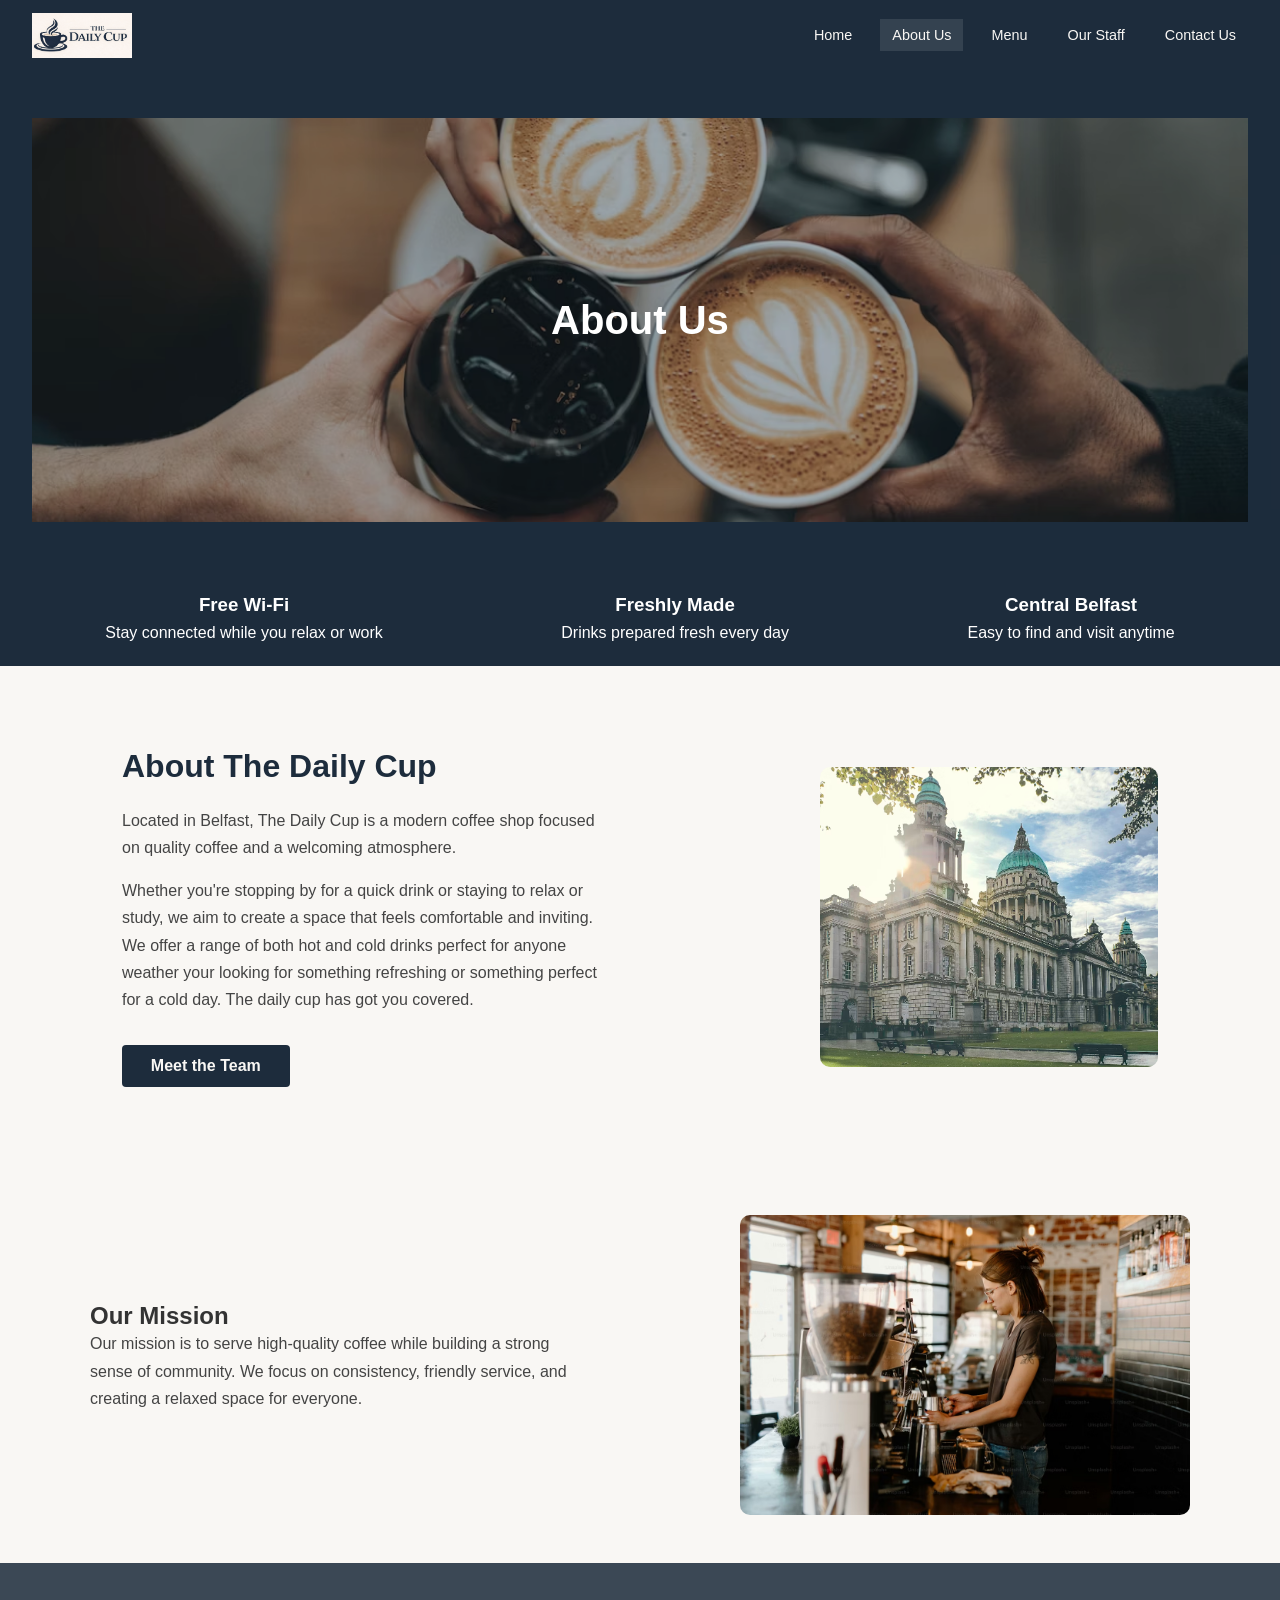
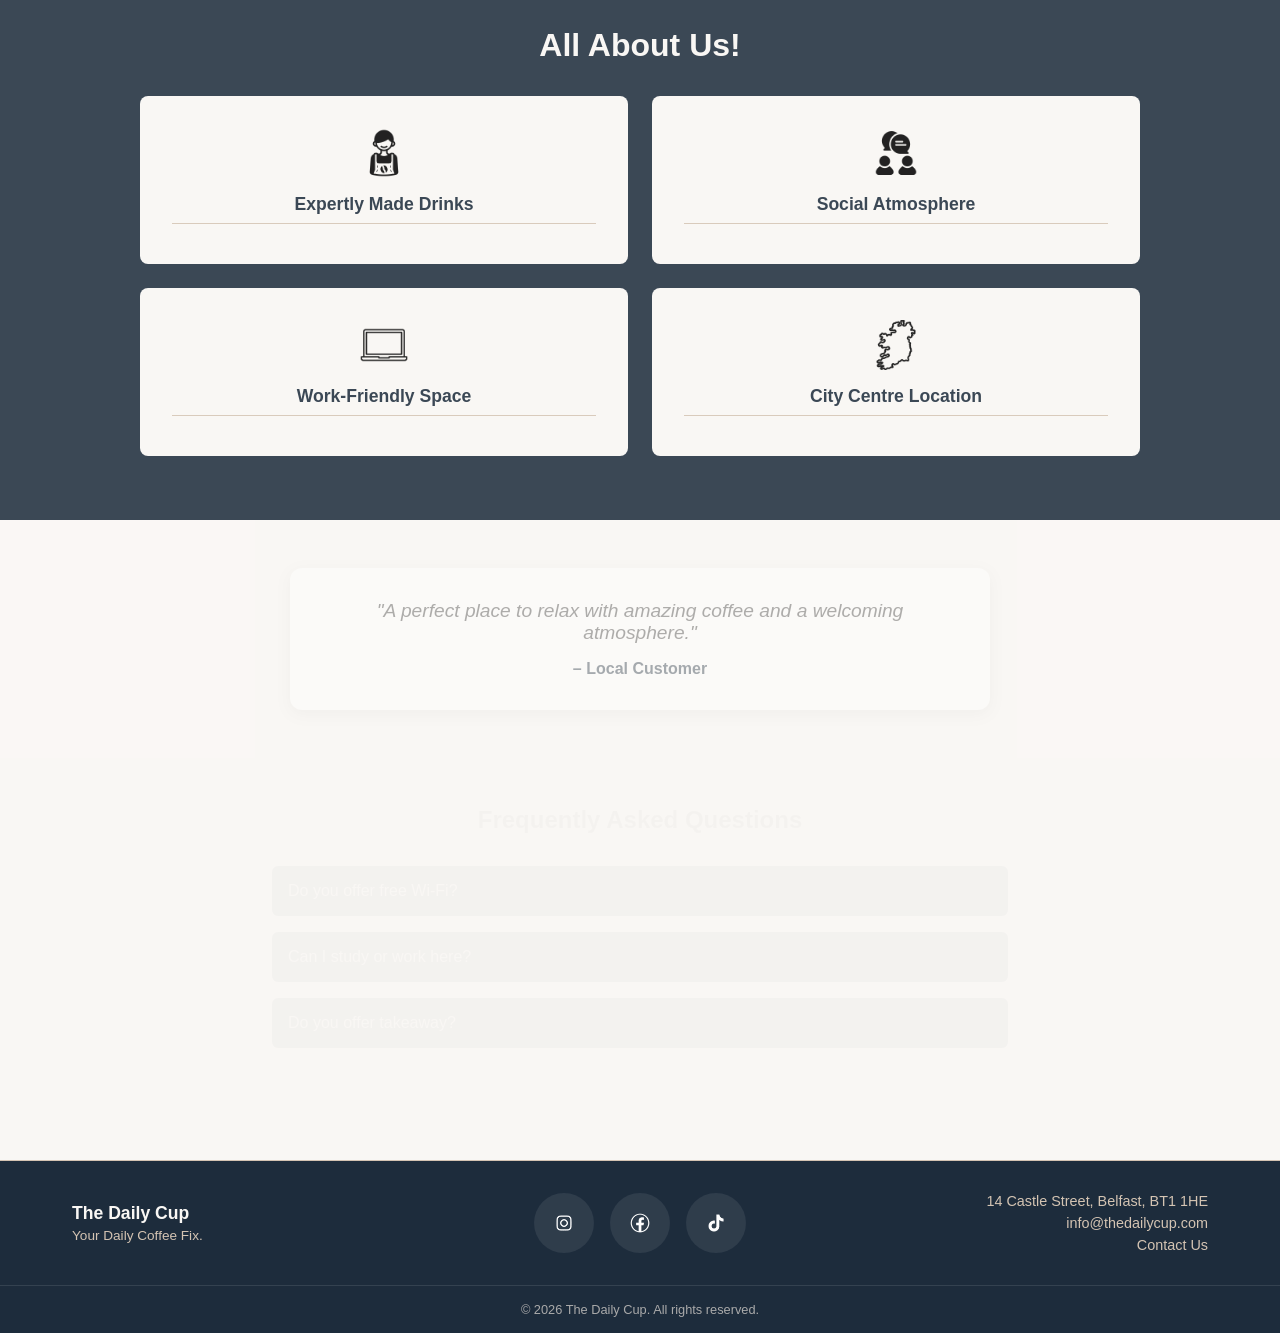
<file: about.html>
<!DOCTYPE html>
<html lang="en">
<head>
    <meta charset="UTF-8">
    <meta name="viewport" content="width=device-width, initial-scale=1.0">
    <title>The Daily Cup - About Us</title>

    <link rel="icon" href="assets/favicon.png">
    <link rel="stylesheet" href="css/styles.css">
    <link rel="stylesheet" href="css/home.css">
    <link rel="stylesheet" href="css/about.css">
</head>

<body class="home-page">

<!-- NAVBAR -->
<header class="navbar">
    <div class="navbar-inner">
        <a href="index.html" class="navbar-logo">
            <img src="assets/logo.png" class="logo-img">
        </a>

        <button class="hamburger" id="hamburger">
            <span></span><span></span><span></span>
        </button>

        <nav class="nav-links" id="nav-links">
            <a href="index.html" class="nav-link">Home</a>
            <a href="about.html" class="nav-link active">About Us</a>
            <a href="menu.html" class="nav-link">Menu</a>
            <a href="staff.html" class="nav-link">Our Staff</a>
            <a href="contact.html" class="nav-link">Contact Us</a>
        </nav>
    </div>
</header>


<!-- BANNER -->
<section class="banner">
    <img src="assets/coffee.jpg" class="banner-img">
    <div class="banner-overlay">
        <h1 class="about-title">About Us</h1>
    </div>
</section>


<main>
    <section class="feature-strip">

    <div class="feature">
        <h3>Free Wi-Fi</h3>
        <p>Stay connected while you relax or work</p>
    </div>

    <div class="feature">
        <h3>Freshly Made</h3>
        <p>Drinks prepared fresh every day</p>
    </div>

    <div class="feature">
        <h3>Central Belfast</h3>
        <p>Easy to find and visit anytime</p>
    </div>

</section>

<!-- ABOUT -->
<section class="welcome">
    <div class="welcome-text">
        <h1>About The Daily Cup</h1>
        <p>
            Located in Belfast, The Daily Cup is a modern coffee shop focused on quality coffee and a welcoming atmosphere.
        </p>
        <p>
            Whether you're stopping by for a quick drink or staying to relax or study, we aim to create a space that feels comfortable and inviting. We offer a range of both hot and cold drinks perfect for anyone weather your looking for something refreshing or something perfect for a cold day. The daily cup has got you covered.
        </p>

        <a href="staff.html" class="btn">Meet the Team</a>
    </div>

    <div class="welcome-img">
        <img src="assets/belfast.jpg" alt="Belfast">
    </div>
</section>


<!-- MISSION -->
<section class="app-section">
    <div class="app-inner">

        <div class="app-text">
            <h2>Our Mission</h2>
            <p>
                Our mission is to serve high-quality coffee while building a strong sense of community.
                We focus on consistency, friendly service, and creating a relaxed space for everyone.
            </p>
        </div>

        <div class="app-img">
            <img src="assets/worker.jpg" alt="Barista">
        </div>

    </div>
</section>
<section class="why-section">
    <h2>All About Us!</h2>

    <div class="why-grid">

        <div class="why-card">
            <img src="assets/barista.png" class="why-icon">
            <h3>Expertly Made Drinks</h3>
            <p>Our baristas take pride in preparing every drink with care and attention to detail.</p>
        </div>

        <div class="why-card">
            <img src="assets/conversation.png" class="why-icon">
            <h3>Social Atmosphere</h3>
            <p>A great place to meet friends, chat, and enjoy a relaxed environment.</p>
        </div>

        <div class="why-card">
            <img src="assets/laptop.png" class="why-icon">
            <h3>Work-Friendly Space</h3>
            <p>Perfect for studying or working with a calm setting and free Wi-Fi.</p>
        </div>

        <div class="why-card">
            <img src="assets/map.png" class="why-icon">
            <h3>City Centre Location</h3>
            <p>Based in Belfast, making it easy to stop by throughout your day.</p>
        </div>

    </div>
</section>
    </div>
</section>

</main>

<section class="testimonial">
    <div class="testimonial-box">
        <p>
            "A perfect place to relax with amazing coffee and a welcoming atmosphere."
        </p>
        <h4>– Local Customer</h4>
    </div>
</section>

<section class="faq">
    <h2>Frequently Asked Questions</h2>

    <div class="faq-item">
        <button class="faq-question">Do you offer free Wi-Fi?</button>
        <div class="faq-answer">
            <p>Yes, we provide free Wi-Fi for all customers.</p>
        </div>
    </div>

    <div class="faq-item">
        <button class="faq-question">Can I study or work here?</button>
        <div class="faq-answer">
            <p>Of course! Our space is designed to be comfortable for both studying and working.</p>
        </div>
    </div>

    <div class="faq-item">
        <button class="faq-question">Do you offer takeaway?</button>
        <div class="faq-answer">
            <p>Yes, all our drinks are available for takeaway.</p>
        </div>
    </div>

</section>


<!-- FOOTER -->
<footer class="footer">
    <div class="footer-inner">
        <div class="footer-brand">
            <p class="footer-logo-text">The Daily Cup</p>
            <p class="footer-tagline">Your Daily Coffee Fix.</p>
        </div>

        <div class="footer-socials">
            <a href="https://www.instagram.com/" class="social-icon" target="_blank">
                <img src="./assets/instagram.png" alt="Instagram">
            </a>
            <a href="https://www.facebook.com/" class="social-icon" target="_blank">
                <img src="./assets/facebook.png" alt="Facebook">
            </a>
            <a href="https://www.tiktok.com/" class="social-icon" target="_blank">
                <img src="./assets/tiktok.png" alt="TikTok">
            </a>
        </div>

        <div class="footer-contact">
            <address class="footer-address">14 Castle Street, Belfast, BT1 1HE</address>
            <a href="mailto:info@thedailycup.com" class="footer-email">info@thedailycup.com</a>
            <a href="contact.html" class="footer-contact-link">Contact Us</a>
        </div>
    </div>

    <div class="footer-bottom">
        <p>&copy; <span id="year"></span> The Daily Cup. All rights reserved.</p>
    </div>
</footer>

<script src="js/jquery.js"></script>
<script src="js/about.js"></script>
<script src="js/about.js"></script>

</body>
</html>
</file>
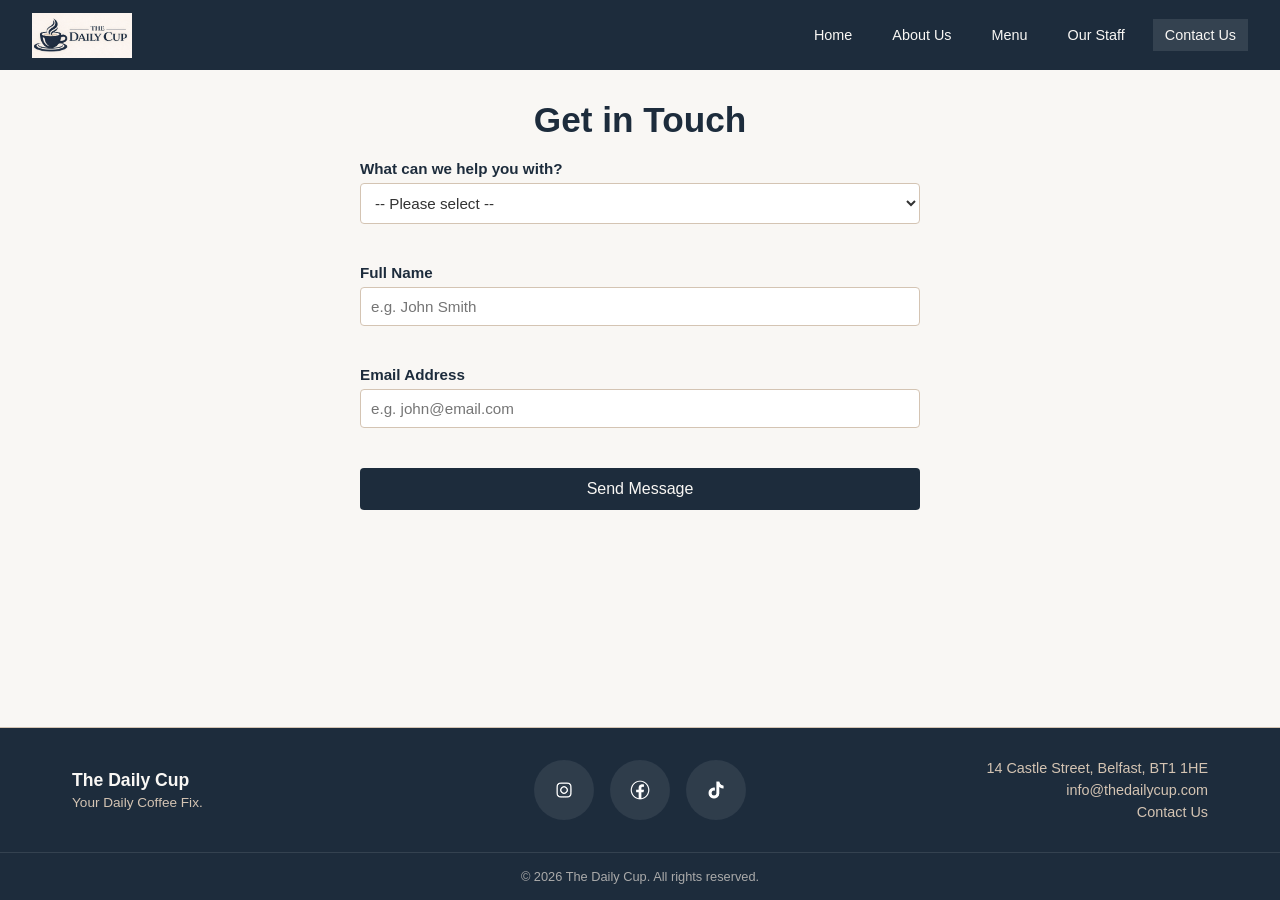
<file: contact.html>
<!DOCTYPE html>
<html lang="en">
<head>
    <meta charset="UTF-8">
    <meta name="viewport" content="width=device-width, initial-scale=1.0">
    <meta name="description" content="Get in touch with The Daily Cup — reservations, events, feedback, or just a hello.">
    <title>The Daily Cup - Contact Us</title>
    <link rel="icon" href="assets/favicon.png" type="image/png">
    <link rel="stylesheet" href="css/styles.css">
    <link rel="stylesheet" href="css/contact.css">
</head>
<body>

    <!-- Top navigation bar -->
    <header class="navbar">
        <div class="navbar-inner">
            <a href="index.html" class="navbar-logo">
                <img src="assets/logo.png" alt="The Daily Cup logo" class="logo-img">
            </a>
            <button class="hamburger" id="hamburger" aria-label="Open menu" aria-expanded="false">
                <span></span><span></span><span></span>
            </button>
            <nav class="nav-links" id="nav-links">
                <a href="index.html" class="nav-link">Home</a>
                <a href="about.html" class="nav-link">About Us</a>
                <a href="menu.html" class="nav-link">Menu</a>
                <a href="staff.html" class="nav-link">Our Staff</a>
                <a href="contact.html" class="nav-link active">Contact Us</a>
            </nav>
        </div>
    </header>

    <main>
        <h1 class="page-title">Get in Touch</h1>

        <form id="contact-form" novalidate>

            <!-- What kind of message it is -->
            <div class="form-group">
                <label for="enquiry-type">What can we help you with?</label>
                <select id="enquiry-type" name="enquiry-type" aria-required="true">
                    <option value="">-- Please select --</option>
                    <option value="general">General Enquiry</option>
                    <option value="reservation">Table Reservation</option>
                    <option value="event">Event Booking</option>
                    <option value="feedback">Feedback</option>
                </select>
                <span class="error" id="enquiry-type-error" aria-live="polite"></span>
            </div>

            <!-- Name and email are always shown -->
            <div id="shared-fields">

                <div class="form-group">
                    <label for="name">Full Name</label>
                    <input type="text" id="name" name="name"
                        placeholder="e.g. John Smith"
                        aria-required="true"
                        aria-describedby="name-error">
                    <span class="error" id="name-error" aria-live="polite"></span>
                </div>

                <div class="form-group">
                    <label for="email">Email Address</label>
                    <input type="email" id="email" name="email"
                        placeholder="e.g. john@email.com"
                        aria-required="true"
                        aria-describedby="email-error">
                    <span class="error" id="email-error" aria-live="polite"></span>
                </div>

            </div>

            <!-- General enquiry shown when "General Enquiry" is selected -->
            <div id="general-fields" class="conditional-fields">

                <div class="form-group">
                    <label for="subject">Subject</label>
                    <input type="text" id="subject" name="subject"
                        placeholder="e.g. Opening hours query"
                        aria-describedby="subject-error">
                    <span class="error" id="subject-error" aria-live="polite"></span>
                </div>

                <div class="form-group">
                    <label for="general-message">Message</label>
                    <textarea id="general-message" name="general-message"
                        rows="5"
                        placeholder="Type your message here..."
                        aria-describedby="general-message-error"></textarea>
                    <span class="error" id="general-message-error" aria-live="polite"></span>
                </div>

            </div>

            <!-- Table reservation shown when "Table Reservation" is selected -->
            <div id="reservation-fields" class="conditional-fields">

                <div class="form-group">
                    <label for="phone">Phone Number</label>
                    <input type="tel" id="phone" name="phone"
                        placeholder="e.g. 07700900000"
                        aria-describedby="phone-error">
                    <span class="error" id="phone-error" aria-live="polite"></span>
                </div>

                <div class="form-group">
                    <label for="date">Date</label>
                    <input type="date" id="date" name="date"
                        aria-describedby="date-error">
                    <span class="error" id="date-error" aria-live="polite"></span>
                </div>

                <div class="form-group">
                    <label for="time">Time</label>
                    <input type="time" id="time" name="time"
                        aria-describedby="time-error">
                    <span class="error" id="time-error" aria-live="polite"></span>
                </div>

                <div class="form-group">
                    <label for="guests">Number of Guests</label>
                    <input type="number" id="guests" name="guests"
                        min="1" max="10"
                        placeholder="e.g. 2"
                        aria-describedby="guests-error">
                    <span class="error" id="guests-error" aria-live="polite"></span>
                </div>

            </div>

            <!-- Event booking shown when "Event Booking" is selected -->
            <div id="event-fields" class="conditional-fields">

                <div class="form-group">
                    <label for="event-phone">Phone Number</label>
                    <input type="tel" id="event-phone" name="event-phone"
                        placeholder="e.g. 07700900000"
                        aria-describedby="event-phone-error">
                    <span class="error" id="event-phone-error" aria-live="polite"></span>
                </div>

                <div class="form-group">
                    <label for="event-type">Type of Event</label>
                    <select id="event-type" name="event-type"
                        aria-describedby="event-type-error">
                        <option value="">-- Please select --</option>
                        <option value="birthday">Birthday</option>
                        <option value="corporate">Corporate</option>
                        <option value="private">Private Party</option>
                        <option value="other">Other</option>
                    </select>
                    <span class="error" id="event-type-error" aria-live="polite"></span>
                </div>

                <div class="form-group">
                    <label for="event-date">Date</label>
                    <input type="date" id="event-date" name="event-date"
                        aria-describedby="event-date-error">
                    <span class="error" id="event-date-error" aria-live="polite"></span>
                </div>

                <div class="form-group">
                    <label for="event-message">Additional Details</label>
                    <textarea id="event-message" name="event-message"
                        rows="5"
                        placeholder="Tell us more about your event..."
                        aria-describedby="event-message-error"></textarea>
                    <span class="error" id="event-message-error" aria-live="polite"></span>
                </div>

            </div>

            <!-- Feedback shown when "Feedback" is selected -->
            <div id="feedback-fields" class="conditional-fields">

                <div class="form-group">
                    <label>Rating</label>
                    <div class="star-rating" role="group" aria-label="Star rating">
                        <input type="radio" id="star5" name="rating" value="5">
                        <label for="star5">★</label>
                        <input type="radio" id="star4" name="rating" value="4">
                        <label for="star4">★</label>
                        <input type="radio" id="star3" name="rating" value="3">
                        <label for="star3">★</label>
                        <input type="radio" id="star2" name="rating" value="2">
                        <label for="star2">★</label>
                        <input type="radio" id="star1" name="rating" value="1">
                        <label for="star1">★</label>
                    </div>
                    <span class="error" id="rating-error" aria-live="polite"></span>
                </div>

                <div class="form-group">
                    <label for="feedback-message">Your Feedback</label>
                    <textarea id="feedback-message" name="feedback-message"
                        rows="5"
                        placeholder="Tell us about your experience..."
                        aria-describedby="feedback-message-error"></textarea>
                    <span class="error" id="feedback-message-error" aria-live="polite"></span>
                </div>

            </div>

            <!-- Send -->
            <div class="form-group">
                <button type="submit" id="submit-btn">Send Message</button>
            </div>

            <!-- Shown after successful submission -->
            <div id="success-message">
                <p>Thank you! Your message has been sent. We'll be in touch soon.</p>
            </div>

        </form>
    </main>

    <!-- Footer -->
<footer class="footer">
    <div class="footer-inner">
        <div class="footer-brand">
            <p class="footer-logo-text">The Daily Cup</p>
            <p class="footer-tagline">Your Daily Coffee Fix.</p>
        </div>

        <div class="footer-socials">
            <a href="https://www.instagram.com/" class="social-icon" target="_blank">
                <img src="./assets/instagram.png" alt="Visit our Instagram">
            </a>
            <a href="https://www.facebook.com/" class="social-icon" target="_blank">
                <img src="./assets/facebook.png" alt="Visit our Facebook">
            </a>
            <a href="https://www.tiktok.com/" class="social-icon" target="_blank">
                <img src="./assets/tiktok.png" alt="Visit our TikTok">
            </a>
        </div>

        <div class="footer-contact">
            <address class="footer-address">14 Castle Street, Belfast, BT1 1HE</address>
            <a href="mailto:info@thedailycup.com" class="footer-email">info@thedailycup.com</a>
            <a href="contact.html" class="footer-contact-link">Contact Us</a>
        </div>
    </div>

    <div class="footer-bottom">
        <p>&copy; <span id="year"></span> The Daily Cup. All rights reserved.</p>
    </div>
</footer>

    <script src="js/jquery.js"></script>
    <script src="js/contact.js"></script>
</body>
</html>
</file>
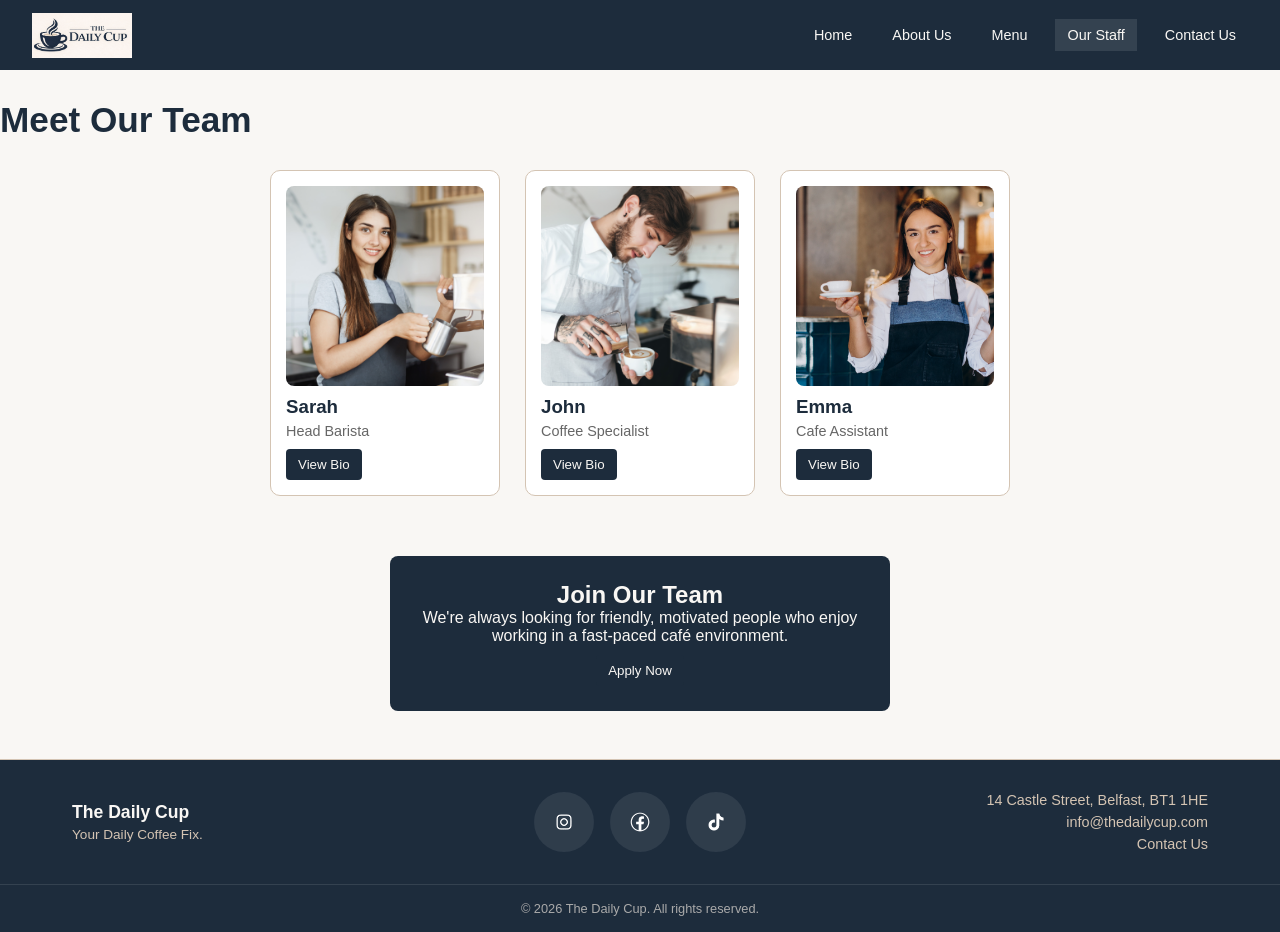
<file: staff.html>
<!DOCTYPE html>
<html lang="en">
<head>
    <!-- Basic page metadata -->
    <meta charset="UTF-8"> <!-- Character encoding -->
    <meta name="viewport" content="width=device-width, initial-scale=1.0"> <!-- Responsive design -->
    <meta name="description" content="Meet the team behind The Daily Cup - our friendly and experienced staff who make your coffee experience special.">

    <!-- Page title -->
    <title>The Daily Cup - Our Staff</title>

    <!-- Favicon -->
    <link rel="icon" href="assets/favicon.png" type="image/png">

    <!-- Stylesheets -->
    <link rel="stylesheet" href="css/styles.css"> <!-- Global styles -->
    <link rel="stylesheet" href="css/staff.css"> <!-- Staff page-specific styles -->
</head>

<body>

<!-- ================= NAVBAR ================= -->
<header class="navbar">
    <div class="navbar-inner">

        <!-- Logo linking to homepage -->
        <a href="index.html" class="navbar-logo">
            <img src="assets/logo.png" alt="The Daily Cup logo" class="logo-img">
        </a>

        <!-- Hamburger menu button (for mobile navigation) -->
        <button class="hamburger" id="hamburger"
            aria-label="Open menu"
            aria-expanded="false">
            <span></span><span></span><span></span>
        </button>

        <!-- Navigation links -->
        <nav class="nav-links" id="nav-links">
            <a href="index.html" class="nav-link">Home</a>
            <a href="about.html" class="nav-link">About Us</a>
            <a href="menu.html" class="nav-link">Menu</a>
            <a href="staff.html" class="nav-link active">Our Staff</a> <!-- Active page -->
            <a href="contact.html" class="nav-link">Contact Us</a>
        </nav>
    </div>
</header>

<main>

<!-- ================= PAGE TITLE ================= -->
<h1 class="title">Meet Our Team</h1>

<!-- ================= STAFF SECTION ================= -->
<section class="staff-container">

    <!-- ===== STAFF MEMBER 1 ===== -->
    <div class="staff-card">
        <img src="assets/staff1.jpg" alt="Sarah - Head Barista"> <!-- Staff image -->
        <h3>Sarah</h3> <!-- Name -->
        <p class="role">Head Barista</p> <!-- Job title -->

        <!-- Button toggles visibility of bio -->
        <button class="bio-btn" aria-expanded="false" aria-controls="bio1">View Bio</button>

        <!-- Hidden/expandable bio -->
        <p class="bio" id="bio1">
            Sarah leads our coffee team and brings over 5 years of experience.
            She specialises in latte art and is passionate about creating the perfect cup every time.
        </p>
    </div>

    <!-- ===== STAFF MEMBER 2 ===== -->
    <div class="staff-card">
        <img src="assets/staff2.jpg" alt="John - Coffee Specialist">
        <h3>John</h3>
        <p class="role">Coffee Specialist</p>

        <button class="bio-btn" aria-expanded="false" aria-controls="bio2">View Bio</button>

        <p class="bio" id="bio2">
            John focuses on sourcing and brewing high-quality beans.
            He enjoys experimenting with different brewing methods to bring out unique flavours.
        </p>
    </div>

    <!-- ===== STAFF MEMBER 3 ===== -->
    <div class="staff-card">
        <img src="assets/staff3.jpg" alt="Emma - Cafe Assistant">
        <h3>Emma</h3>
        <p class="role">Cafe Assistant</p>

        <button class="bio-btn" aria-expanded="false" aria-controls="bio3">View Bio</button>

        <p class="bio" id="bio3">
            Emma helps keep everything running smoothly, from serving customers
            to maintaining a warm and welcoming atmosphere.
        </p>
    </div>

</section>

<!-- ================= HIRING SECTION ================= -->
<section class="hiring">
    <h2>Join Our Team</h2>

    <!-- Recruitment message -->
    <p>
        We're always looking for friendly, motivated people who enjoy working in a fast-paced café environment.
    </p>

    <!-- Apply button (likely triggers JS interaction) -->
    <button id="apply-btn">Apply Now</button>

    <!-- Hidden or dynamically shown message -->
    <p id="apply-message">Send your CV to: jobs@dailycup.com</p>
</section>

</main>

<!-- ================= FOOTER ================= -->
<footer class="footer">
    <div class="footer-inner">

        <!-- Branding -->
        <div class="footer-brand">
            <p class="footer-logo-text">The Daily Cup</p>
            <p class="footer-tagline">Your Daily Coffee Fix.</p>
        </div>

        <!-- Social media links -->
        <div class="footer-socials">
            <a href="https://www.instagram.com/" class="social-icon" target="_blank">
                <img src="./assets/instagram.png" alt="Instagram">
            </a>
            <a href="https://www.facebook.com/" class="social-icon" target="_blank">
                <img src="./assets/facebook.png" alt="Facebook">
            </a>
            <a href="https://www.tiktok.com/" class="social-icon" target="_blank">
                <img src="./assets/tiktok.png" alt="TikTok">
            </a>
        </div>

        <!-- Contact information -->
        <div class="footer-contact">
            <address class="footer-address">14 Castle Street, Belfast, BT1 1HE</address>
            <a href="mailto:info@thedailycup.com" class="footer-email">info@thedailycup.com</a>
            <a href="contact.html" class="footer-contact-link">Contact Us</a>
        </div>
    </div>

    <!-- Bottom copyright section -->
    <div class="footer-bottom">
        <p>&copy; <span id="year"></span> The Daily Cup. All rights reserved.</p>
    </div>
</footer>

<!-- ================= JAVASCRIPT ================= -->
<script src="js/jquery.js"></script> <!-- jQuery library -->
<script src="js/staff.js"></script> <!-- Staff page interactivity (bio toggle, etc.) -->

</body>
</html>
</file>
<file: css/styles.css>
/* Reset styles */
* {
  margin: 0;
  padding: 0;
  box-sizing: border-box;
}

/* Body styles */
body {
  font-family: Arial, sans-serif;
  background-color: #F9F7F4;
  color: #333333;
  padding-top: 70px;
}

/* Images */
img {
  max-width: 100%;
  display: block;
}

/* Links */
a {
  text-decoration: none;
  color: inherit;
}

/* Navbar */
.navbar {
  background-color: #1D2C3C;
  position: fixed;
  top: 0;
  left: 0;
  right: 0;
  z-index: 100;
}

/* Navbar layout */
.navbar-inner {
  width: 100%;
  padding: 0 2rem;
  display: flex;
  align-items: center;
  height: 70px;
}

/* Logo */
.logo-img {
  height: 45px;
}

/* Nav links */
.nav-links {
  display: flex;
  gap: 1rem;
  margin-left: auto;
}

/* Nav link style */
.nav-link {
  color: #F9F7F4;
  font-size: 0.9rem;
  padding: 0.5rem 0.75rem;
}

/* Nav hover and active */
.nav-link:hover,
.nav-link.active {
  background-color: rgba(255, 255, 255, 0.1);
}

/* Hamburger menu */
.hamburger {
  display: none;
  flex-direction: column;
  gap: 5px;
  background: none;
  border: none;
  cursor: pointer;
}

/* Hamburger lines */
.hamburger span {
  width: 24px;
  height: 2px;
  background: #F9F7F4;
}

/* BUTTON */
.btn {
  display: inline-block;
  margin-top: 1.5rem;
  padding: 0.75rem 1.8rem;
  background-color: #1D2C3C;
  color: #F9F7F4;
  text-decoration: none;
  border-radius: 4px;
  font-weight: 600;
  transition: background-color 0.3s ease;
}

.btn:hover {
  background-color: #2a3f57;
}

/* Footer */
.footer {
  background-color: #1D2C3C;
  border-top: 1px solid #D4C4B3;
  margin-top: 3rem;
}

/* Footer layout */
.footer-inner {
  max-width: 1200px;
  margin: 0 auto;
  padding: 2rem;
  display: grid;
  grid-template-columns: 1fr auto 1fr;
  align-items: center;
  gap: 2rem;
}

/* Footer brand */
.footer-logo-text {
  font-size: 1.1rem;
  font-weight: bold;
  color: #F9F7F4;
}

/* Footer tagline */
.footer-tagline {
  font-size: 0.85rem;
  color: #D4C4B3;
  margin-top: 4px;
}

/* Socials container */
.footer-socials {
  display: flex;
  gap: 1rem;
  align-items: center;
  justify-content: center;
}

/* Social icon box */
.social-icon {
  width: 60px;
  height: 60px;
  border-radius: 50%;
  background-color: rgba(255, 255, 255, 0.08);
  display: flex;
  align-items: center;
  justify-content: center;
}

/* Social icon image */
.social-icon img {
  width: 34px;
  height: 34px;
  filter: brightness(0) invert(1);
}

/* Contact section */
.footer-contact {
  display: flex;
  flex-direction: column;
  gap: 6px;
  text-align: right;
  justify-self: end;
}

/* Address */
.footer-address {
  font-style: normal;
  font-size: 0.9rem;
  color: #D4C4B3;
  margin: 0;
}

/* Contact links */
.footer-email,
.footer-contact-link {
  color: #D4C4B3;
  font-size: 0.9rem;
}

/* Footer bottom bar */
.footer-bottom {
  text-align: center;
  padding: 1rem;
  font-size: 0.8rem;
  color: #aaa;
  border-top: 1px solid rgba(255, 255, 255, 0.1);
}

/* Mobile styles */
@media (max-width: 768px) {

  /* Show hamburger */
  .hamburger {
    display: flex;
    margin-left: auto;
  }

  /* Mobile nav dropdown */
  .nav-links {
    display: none;
    flex-direction: column;
    position: absolute;
    top: 70px;
    left: 0;
    right: 0;
    background-color: #1D2C3C;
    padding: 1rem 2rem;
  }

  /* Open mobile menu */
  .nav-links.open {
    display: flex;
  }

  /* Mobile nav links */
  .nav-link {
    padding: 0.6rem 0;
    width: 100%;
  }

  /* Footer mobile layout */
  .footer-inner {
    grid-template-columns: 1fr;
    align-items: center;
    text-align: center;
  }

  /* Center contact on mobile */
  .footer-contact {
    text-align: center;
    justify-self: center;
  }
}
</file>
<file: css/home.css>
/* Banner */

.banner {
  position: relative;
  height: 500px;
  overflow: hidden;
  background-color: #1D2C3C;
}

.banner-img {
  width: 100%;
  height: 100%;
  object-fit: cover;
}

.banner-overlay {
  position: absolute;
  top: 0;
  left: 0;
  right: 0;
  bottom: 0;
  background: rgba(29, 44, 60, 0.3);
  display: flex;
  align-items: center;
  justify-content: center;
}

.banner-slogan-img {
  width: 90%;
  max-width: 500px;
}

/* Welcome area */

.welcome {
  max-width: 1200px;
  margin: 0 auto;
  padding: 5rem 2rem;
  display: grid;
  grid-template-columns: 1fr 1fr;
  gap: 4rem;
  align-items: center;
}

.welcome-text {
  padding-right: 1rem;
}

.welcome-text h1 {
  font-size: 2rem;
  color: #1D2C3C;
  margin-bottom: 1.2rem;
  line-height: 1.3;
}

.welcome-text p {
  color: #666666;
  line-height: 1.9;
  font-size: 1rem;
}

.welcome-img img {
  width: 100%;
  height: 360px;
  object-fit: cover;
  border-radius: 8px;
  transition: transform 0.3s ease;
}

.welcome-img img:hover {
  transform: scale(1.02);
}

/* Why Choose Us */

.why-section {
  background-color: #1D2C3C;
  padding: 4rem 2rem;
  text-align: center;
}

.why-section h2 {
  font-size: 2rem;
  color: #F9F7F4;
  margin-bottom: 2.5rem;
}

.why-grid {
  max-width: 1000px;
  margin: 0 auto;
  display: grid;
  grid-template-columns: 1fr 1fr;
  gap: 1.5rem;
}

/* Why Cards */
.why-card {
  position: relative;
  margin-top: 0;
  background-color: #F9F7F4;
  border-radius: 8px;
  padding: 2rem;
  text-align: center;
  transition: transform 0.2s ease;
}

.why-card:hover {
  transform: translateY(-4px);
}

.why-icon {
  width: 60px;
  height: 60px;
  margin: 0 auto 1rem;
  display: block;
  object-fit: contain;
}

.why-card h3 {
  font-size: 1.1rem;
  color: #1D2C3C;
  margin-bottom: 0.5rem;
  border-bottom: 1px solid #D4C4B3;
  padding-bottom: 0.5rem;
}

.why-card p {
  color: #666666;
  font-size: 0.95rem;
  line-height: 1.6;
}

/* hide card description by default, revealed on click */
.why-card p {
    display: none;
}

.why-card.open p {
    display: block;
}

/* show a pointer that the card is clickable */
.why-card {
    cursor: pointer;
}

/* Opening Hours */

.hours-section {
  background: #F9F7F4;
  padding: 40px 20px;
  text-align: center;
}

.hours-section h2 {
  color: #1D2C3C;
  margin-bottom: 20px;
}

/* Hours box */
.hours-card {
  background: white;
  padding: 20px;
  margin: 0 auto 20px;
  max-width: 600px;
  border: 1px solid #D4C4B3;
  text-align: left;
}

/* Each day row */
.day {
  display: flex;
  justify-content: space-between;
  padding: 8px 0;
  border-bottom: 1px solid #eee;
  color: #1D2C3C;
}

/* Info box */
.hours-side {
  background: #1D2C3C;
  color: #F9F7F4;
  padding: 20px;
  max-width: 600px;
  margin: 0 auto 20px;
}

.hours-side ul {
  list-style: none;
  padding: 0;
  margin: 0;
}

.hours-side li {
  margin-bottom: 8px;
}

/* Mobile Responsive */

@media (max-width: 768px) {
  .banner {
    height: 320px;
  }

  .welcome {
    grid-template-columns: 1fr;
    padding: 2rem 1.5rem;
  }

  .welcome-text {
    padding-right: 0;
  }

  .why-grid {
    grid-template-columns: 1fr;
  }
}
</file>
<file: css/about.css>
/* ABOUT PAGE STYLING */

/* Banner text */
.about-title {
  color: white;
  font-size: 2.5rem;
  font-weight: bold;
}

/* Section Spacing*/
section {
  padding: 3rem 2rem;
}

/* Welcome + Mission Layout */
.welcome,
.app-inner {
  display: flex;
  align-items: center;
  justify-content: space-between;
  gap: 3rem;
  max-width: 1100px;
  margin: 0 auto;
}

/* Stack on mobile */
@media (max-width: 768px) {
  .welcome,
  .app-inner {
    flex-direction: column;
    text-align: center;
  }
}

/* Text*/
.welcome-text,
.app-text {
  max-width: 500px;
}

.welcome-text p,
.app-text p {
  margin-bottom: 1rem;
  line-height: 1.7;
  color: #444;
}

/* Images(Fixes Size + Cropping)  */
.welcome-img img,
.app-img img {
  width: 100%;
  max-width: 450px;
  height: 300px;
  object-fit: cover;
  border-radius: 10px;
  display: block;
}

/* Center images */
.welcome-img,
.app-img {
  display: flex;
  justify-content: center;
}

/* Hover effect */
.welcome-img img:hover,
.app-img img:hover {
  transform: scale(1.03);
  transition: 0.3s;
}

/* Button*/
.btn {
  margin-top: 1rem;
  display: inline-block;
}

/*  Feature Strip  */
.feature-strip {
  display: flex;
  justify-content: space-around;
  background: #1D2C3C;
  color: white;
  padding: 1.5rem 1rem;
  text-align: center;
}

.feature h3 {
  margin-bottom: 0.5rem;
}

/* Why section  */
.why-section h2 {
  text-align: center;
  margin-bottom: 2rem;
}

/* Icon styling */
.why-icon {
  width: 50px;
  height: 50px;
  object-fit: contain;
  margin-bottom: 1rem;
}

/* Icon hover */
.why-card:hover .why-icon {
  transform: scale(1.1);
  transition: 0.3s;
}


/* Gallery */
.gallery {
  text-align: center;
}

.gallery-grid {
  display: grid;
  grid-template-columns: repeat(3, 1fr);
  gap: 1rem;
  margin-top: 2rem;
}

.gallery-grid img {
  width: 100%;
  height: 200px;
  object-fit: cover;
  border-radius: 10px;
}

/* ===== TESTIMONIAL ===== */
.testimonial {
  background: #F9F7F4;
  display: flex;
  justify-content: center;
}

.testimonial-box {
  max-width: 700px;
  text-align: center;
  background: white;
  padding: 2rem;
  border-radius: 12px;
  box-shadow: 0 4px 15px rgba(0,0,0,0.08);
}

.testimonial p {
  font-size: 1.2rem;
  font-style: italic;
  color: #333;
}

.testimonial h4 {
  margin-top: 1rem;
  color: #1D2C3C;
}

/* ===== FAQ ===== */
.faq {
  max-width: 800px;
  margin: 0 auto;
}

.faq h2 {
  text-align: center;
  margin-bottom: 2rem;
}

.faq-item {
  margin-bottom: 1rem;
}

.faq-question {
  width: 100%;
  text-align: left;
  padding: 1rem;
  background: #1D2C3C;
  color: white;
  border: none;
  cursor: pointer;
  font-size: 1rem;
  border-radius: 6px;
}

.faq-question:hover {
  background: #C49A6C;
}

.faq-answer {
  display: none;
  padding: 1rem;
  background: #f9f7f4;
  border-radius: 6px;
  margin-top: 5px;
}
</file>
<file: css/contact.css>
/* Push content below the fixed navbar, and stretch page to full height */
body {
    padding-top: 70px;
    display: flex;
    flex-direction: column;
    min-height: 100vh;
}

/* Page heading */
.page-title {
    text-align: center;
    color: #1D2C3C;
    margin: 30px 0 20px;
    font-size: 2.2rem;
}

/* The form itself */
#contact-form {
    max-width: 600px;
    margin: 0 auto;
    padding: 0 20px 60px;
}

/* Each label */
.form-group {
    margin-bottom: 20px;
    display: flex;
    flex-direction: column;
}

/* Labels */
.form-group label {
    color: #1D2C3C;
    font-size: 0.95rem;
    font-weight: bold;
    margin-bottom: 6px;
}

/* All text inputs */
.form-group input,
.form-group select,
.form-group textarea {
    padding: 10px;
    border: 1px solid #D4C4B3;
    border-radius: 4px;
    font-size: 0.95rem;
    font-family: Arial, sans-serif;
    background-color: white;
    color: #333;
    transition: border-color 0.2s ease;
}

/* Highlight the active field */
.form-group input:focus,
.form-group select:focus,
.form-group textarea:focus {
    outline: none;
    border-color: #1D2C3C;
}

/* Red border when something's wrong */
.form-group input.error-field,
.form-group select.error-field,
.form-group textarea.error-field {
    border-color: red;
}

/* Inline error text beneath a field */
.error {
    color: red;
    font-size: 0.8rem;
    margin-top: 4px;
    min-height: 16px;
}

/* Extra fields are hidden until the right enquiry type is picked */
.conditional-fields {
    display: none;
}

/* Star rating */
.star-rating {
    display: flex;
    flex-direction: row-reverse;
    justify-content: flex-end;
    gap: 4px;
    margin-top: 6px;
}

/* Hide the actual radio inputs */
.star-rating input {
    display: none;
}

.star-rating label {
    font-size: 2rem;
    color: #D4C4B3;
    cursor: pointer;
    font-weight: normal;
    transition: color 0.2s ease;
}

/* Light up selected star and everything before it */
.star-rating input:checked ~ label,
.star-rating label:hover,
.star-rating label:hover ~ label {
    color: #f5a623;
}

/* Submit button */
#submit-btn {
    width: 100%;
    padding: 12px;
    background-color: #1D2C3C;
    color: #F9F7F4;
    border: none;
    border-radius: 4px;
    font-size: 1rem;
    cursor: pointer;
    transition: background-color 0.3s ease;
}

#submit-btn:hover {
    background-color: #2a3f57;
}

/* Confirmation banner after sending */
#success-message {
    display: none;
    background-color: #1D2C3C;
    color: #F9F7F4;
    padding: 15px;
    border-radius: 4px;
    text-align: center;
    margin-top: 20px;
}

main {
    flex: 1;
}

/* Tighten the padding a little on smaller screens */
@media (max-width: 768px) {
    #contact-form {
        padding: 0 15px 40px;
    }
}
</file>
<file: css/staff.css>
/* ================= PAGE TITLE ================= */
.title {
  margin: 30px 0 10px; /* Space above and below title */
  font-size: 2.2rem;   /* Large heading size */
  color: #1D2C3C;      /* Dark blue colour */
}

/* ================= STAFF SECTION ================= */
.staff-container {
  display: flex;              /* Flexbox layout */
  justify-content: center;    /* Center items horizontally */
  flex-wrap: wrap;            /* Allow cards to wrap to next line */
  gap: 25px;                  /* Space between cards */
  padding: 20px;              /* Inner spacing */
}

/* ================= STAFF CARD ================= */
.staff-card {
  background: white;              /* Card background */
  width: 230px;                  /* Fixed card width */
  padding: 15px;                 /* Inner spacing */
  border-radius: 10px;           /* Rounded corners */
  border: 1px solid #D4C4B3;     /* Light border */
  transition: transform 0.2s ease; /* Smooth hover animation */
}

/* Hover effect for card */
.staff-card:hover {
  transform: translateY(-5px); /* Lift card slightly */
}

/* ================= IMAGE ================= */
.staff-card img {
  width: 100%;          /* Full width of card */
  height: 200px;        /* Fixed height */
  object-fit: cover;    /* Crop image to fit neatly */
  border-radius: 8px;   /* Slightly rounded corners */
  margin-bottom: 10px;  /* Space below image */
}

/* ================= NAME ================= */
.staff-card h3 {
  color: #1D2C3C;     /* Dark blue text */
  margin-bottom: 5px; /* Space below name */
}

/* ================= ROLE TEXT ================= */
.staff-card p {
  color: #666;         /* Grey text */
  font-size: 0.9rem;   /* Slightly smaller text */
}

/* ================= BIO TEXT ================= */
.bio {
  display: none;       /* Hidden by default (shown via JS) */
  margin-top: 10px;    /* Space above bio */
  font-size: 0.85rem;  /* Smaller text */
}

/* ================= BUTTON ================= */
button {
  background-color: #1D2C3C; /* Dark blue background */
  color: #F9F7F4;            /* Light text */
  border: none;              /* Remove default border */
  padding: 8px 12px;         /* Button size */
  margin-top: 10px;          /* Space above button */
  border-radius: 4px;        /* Slight rounding */
  cursor: pointer;           /* Pointer cursor on hover */
  transition: background-color 0.3s ease; /* Smooth hover effect */
}

/* Button hover effect */
button:hover {
  background-color: #2a3f57; /* Slightly lighter blue */
}

/* ================= HIRING SECTION ================= */
.hiring {
  margin: 40px auto;          /* Center with vertical spacing */
  padding: 25px;              /* Inner spacing */
  max-width: 500px;           /* Limit width */
  background-color: #1D2C3C;  /* Dark background */
  color: #F9F7F4;             /* Light text */
  border-radius: 8px;         /* Rounded corners */
  text-align: center;         /* Center text */
}

/* Hidden application message */
#apply-message {
  display: none;        /* Hidden until triggered */
  margin-top: 10px;     /* Space above */
  font-size: 0.9rem;    /* Text size */
}

/* ================= MOBILE STYLES ================= */
@media (max-width: 768px) {
  .staff-container {
    flex-direction: column;  /* Stack cards vertically */
    align-items: center;     /* Center cards */
  }
}
</file>
